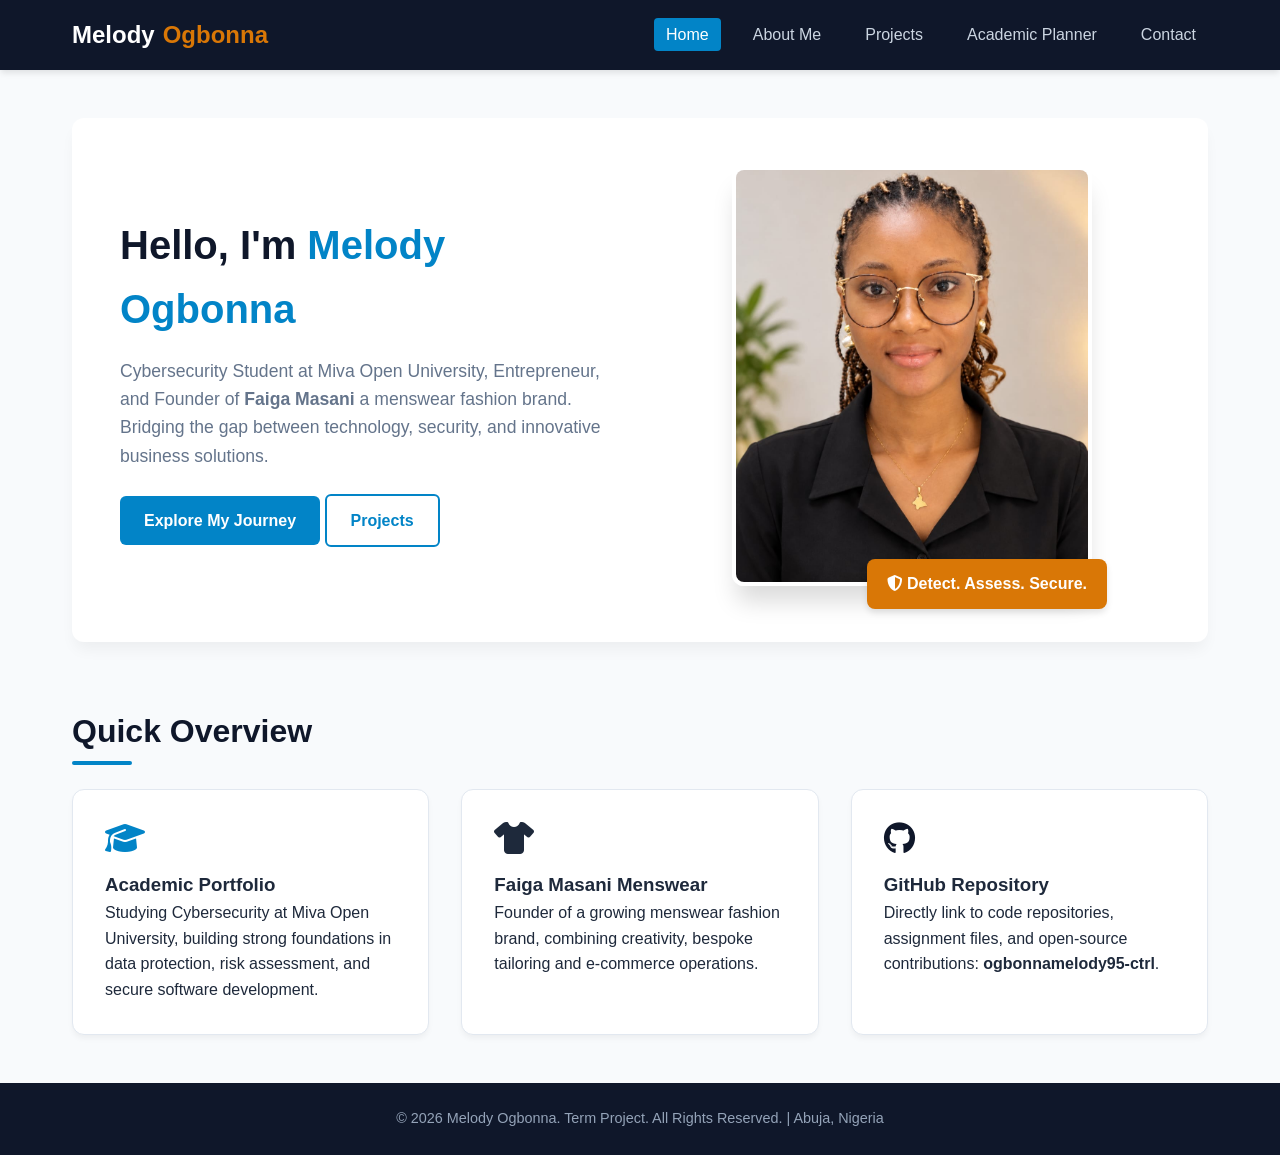
<file: index.html>
<!DOCTYPE html>
<html lang="en">
<head>
    <meta charset="UTF-8">
    <meta name="viewport" content="width=device-width, initial-scale=1.0">
    <title>Melody Ogbonna | MY Student Portfolio </title>
    <link rel="stylesheet" href="assets/css/style.css">
    <link rel="stylesheet" href="https://cdnjs.cloudflare.com/ajax/libs/font-awesome/6.4.0/css/all.min.css">
</head>
<body>
    <header> 
        <div class="nav-container">
            <a href="index.html" class="logo">Melody <span>Ogbonna</span></a>
            <div class="hamburger" id="hamburger">
                <i class="fas fa-bars"></i>
            </div>
            <ul class="nav-links" id="navLinks">
                <li><a href="index.html" class="active">Home</a></li>
                <li><a href="about.html">About Me</a></li>
                <li><a href="projects.html">Projects </a></li>
                <li><a href="planner.html">Academic Planner</a></li>
                <li><a href="contact.html">Contact</a></li>
            </ul>
        </div>
    </header>

    <main>
        <section class="hero">
            <div class="hero-content">
                <h1>Hello, I'm <span>Melody Ogbonna</span></h1>
                <p>Cybersecurity Student at Miva Open University, Entrepreneur, and Founder of <strong>Faiga Masani</strong> a menswear fashion brand. Bridging the gap between technology, security, and innovative business solutions.</p>
                <div>
                    <a href="about.html" class="btn">Explore My Journey</a>
                    <a href="projects.html" class="btn btn-outline">Projects</a>
                </div>
            </div>
            <div class="profile-img-container">
                <img src="assets/images/profile.jpg" alt="Melody Ogbonna" class="profile-img">
                <div class="badge"><i class="fas fa-shield-alt"></i> Detect. Assess. Secure.</div>
            </div>
        </section>

        <section style="margin-top: 4rem;">
            <h2 class="section-title">Quick Overview</h2>
            <div class="grid-3">
                <div class="card">
                    <i class="fas fa-graduation-cap fa-2x" style="color: var(--accent); margin-bottom: 1rem;"></i>
                    <h3>Academic Portfolio</h3>
                    <p>Studying Cybersecurity at Miva Open University, building strong foundations in data protection, risk assessment, and secure software development.</p>
                </div>
                <div class="card">
                    <i class="fas fa-tshirt fa-2x" style="color: var(--gold); margin-bottom: 1rem;"></i>
                    <h3>Faiga Masani Menswear</h3>
                    <p>Founder of a growing menswear fashion brand, combining creativity, bespoke tailoring and e-commerce operations.</p>
                </div>
                <div class="card">
                    <i class="fab fa-github fa-2x" style="color: var(--primary); margin-bottom: 1rem;"></i>
                    <h3>GitHub Repository</h3>
                    <p>Directly link to code repositories, assignment files, and open-source contributions: <strong>ogbonnamelody95-ctrl</strong>.</p>
                </div>
            </div>
        </section>
    </main>

    <footer>
        <p>&copy; 2026 Melody Ogbonna. Term Project. All Rights Reserved. | Abuja, Nigeria</p>
    </footer>

    <script src="assets/js/script.js"></script>
</body>
</html>
</file>
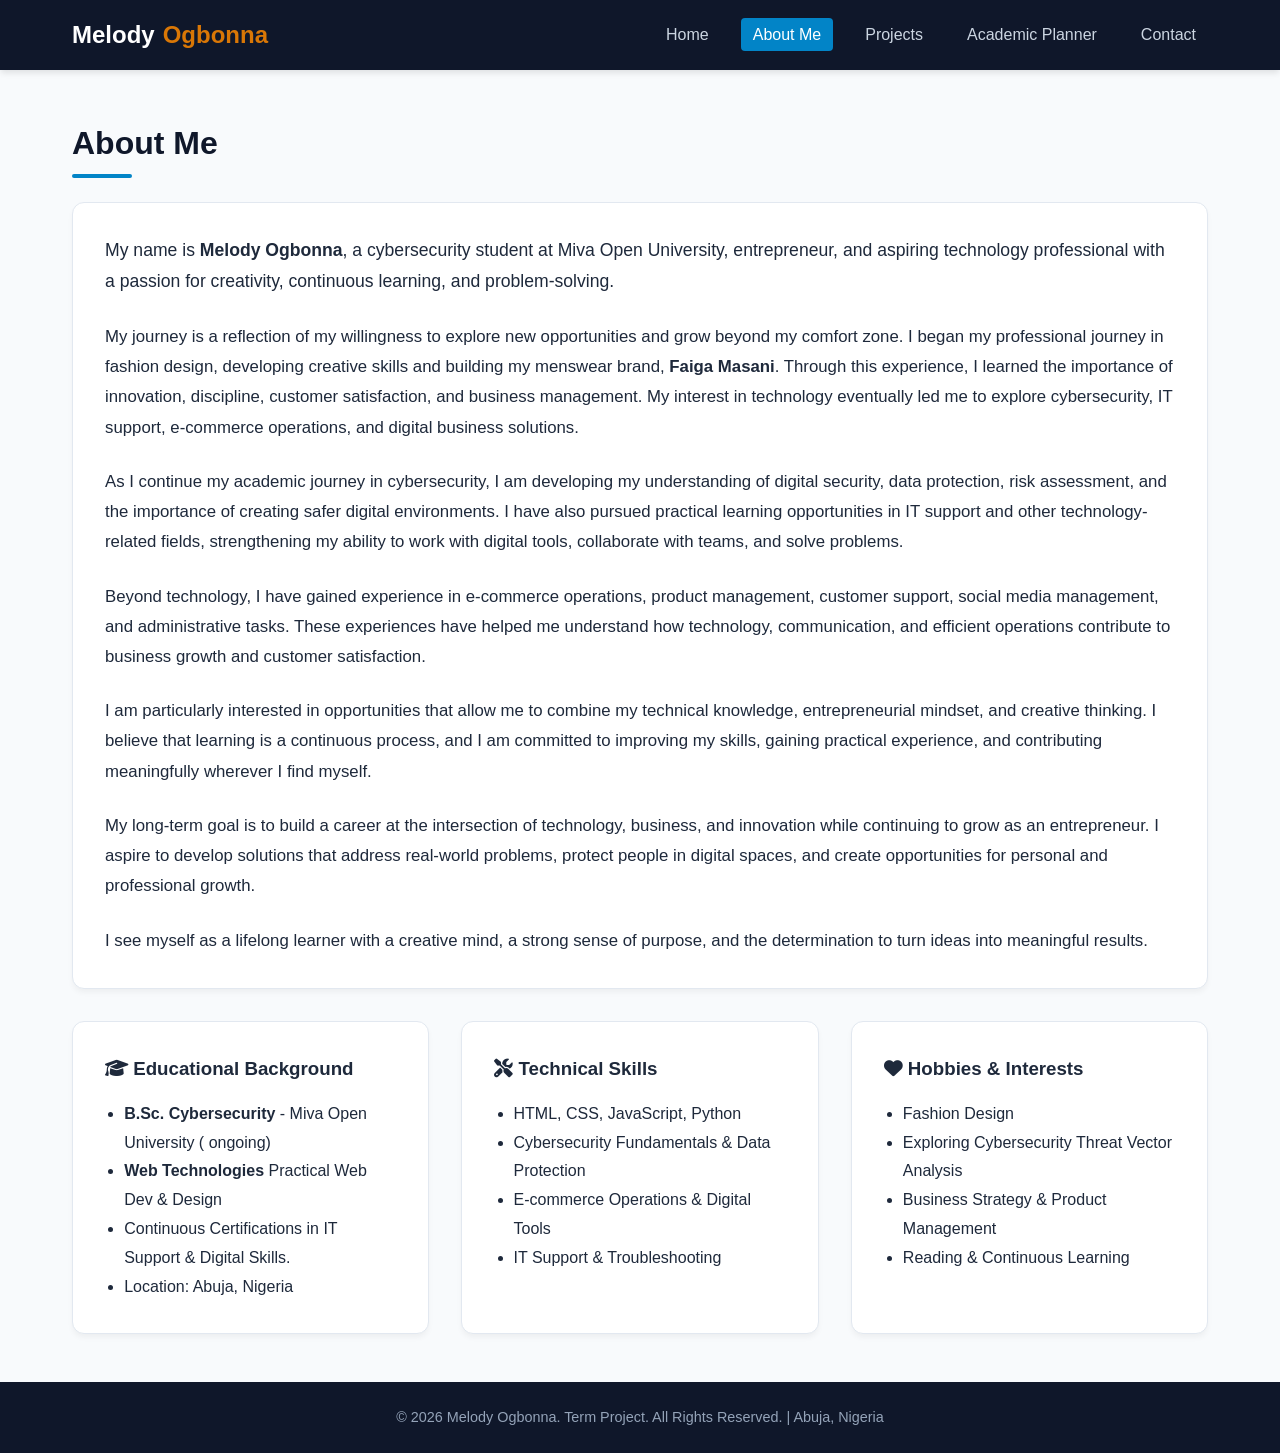
<file: about.html>
<!DOCTYPE html>
<html lang="en">
<head>
    <meta charset="UTF-8">
    <meta name="viewport" content="width=device-width, initial-scale=1.0">
    <title>About Me | Melody Ogbonna</title>
    <link rel="stylesheet" href="assets/css/style.css">
    <link rel="stylesheet" href="https://cdnjs.cloudflare.com/ajax/libs/font-awesome/6.4.0/css/all.min.css">
</head>
<body>
    <header>
        <div class="nav-container">
            <a href="index.html" class="logo">Melody <span>Ogbonna</span></a>
            <div class="hamburger" id="hamburger">
                <i class="fas fa-bars"></i>
            </div>
            <ul class="nav-links" id="navLinks">
                <li><a href="index.html">Home</a></li>
                <li><a href="about.html" class="active">About Me</a></li>
                <li><a href="projects.html">Projects </a></li>
                <li><a href="planner.html">Academic Planner</a></li>
                <li><a href="contact.html">Contact</a></li>
            </ul>
        </div>
    </header>

    <main>
        <h2 class="section-title">About Me</h2>
        
        <div class="card" style="margin-bottom: 2rem;">
            <p style="font-size: 1.1rem; line-height: 1.8; margin-bottom: 1.5rem;">
                My name is <strong>Melody Ogbonna</strong>, a cybersecurity student at Miva Open University, entrepreneur, and aspiring technology professional with a passion for creativity, continuous learning, and problem-solving.
            </p>
            <p style="font-size: 1.05rem; line-height: 1.8; margin-bottom: 1.5rem;">
                My journey is a reflection of my willingness to explore new opportunities and grow beyond my comfort zone. I began my professional journey in fashion design, developing creative skills and building my menswear brand, <strong>Faiga Masani</strong>. Through this experience, I learned the importance of innovation, discipline, customer satisfaction, and business management. My interest in technology eventually led me to explore cybersecurity, IT support, e-commerce operations, and digital business solutions.
            </p>
            <p style="font-size: 1.05rem; line-height: 1.8; margin-bottom: 1.5rem;">
                As I continue my academic journey in cybersecurity, I am developing my understanding of digital security, data protection, risk assessment, and the importance of creating safer digital environments. I have also pursued practical learning opportunities in IT support and other technology-related fields, strengthening my ability to work with digital tools, collaborate with teams, and solve problems.
            </p>
            <p style="font-size: 1.05rem; line-height: 1.8; margin-bottom: 1.5rem;">
                Beyond technology, I have gained experience in e-commerce operations, product management, customer support, social media management, and administrative tasks. These experiences have helped me understand how technology, communication, and efficient operations contribute to business growth and customer satisfaction.
            </p>
            <p style="font-size: 1.05rem; line-height: 1.8; margin-bottom: 1.5rem;">
                I am particularly interested in opportunities that allow me to combine my technical knowledge, entrepreneurial mindset, and creative thinking. I believe that learning is a continuous process, and I am committed to improving my skills, gaining practical experience, and contributing meaningfully wherever I find myself.
            </p>
            <p style="font-size: 1.05rem; line-height: 1.8; margin-bottom: 1.5rem;">
                My long-term goal is to build a career at the intersection of technology, business, and innovation while continuing to grow as an entrepreneur. I aspire to develop solutions that address real-world problems, protect people in digital spaces, and create opportunities for personal and professional growth.
            </p>
            <p style="font-size: 1.05rem; line-height: 1.8;">
                I see myself as a lifelong learner with a creative mind, a strong sense of purpose, and the determination to turn ideas into meaningful results.
            </p>
        </div>

        <div class="grid-3">
            <div class="card">
                <h3><i class="fas fa-graduation-cap"></i> Educational Background</h3>
                <ul style="margin-top: 1rem; padding-left: 1.2rem; line-height: 1.8;">
                    <li><strong>B.Sc. Cybersecurity</strong> - Miva Open University ( ongoing)</li>
                    <li><strong>Web Technologies</strong> Practical Web Dev & Design </li>
                    <li>Continuous Certifications in IT Support & Digital Skills.</li>
                    <li>Location: Abuja, Nigeria</li>
                </ul>
            </div>
            <div class="card">
                <h3><i class="fas fa-tools"></i> Technical Skills</h3>
                <ul style="margin-top: 1rem; padding-left: 1.2rem; line-height: 1.8;">
                    <li>HTML, CSS, JavaScript, Python</li>
                    <li>Cybersecurity Fundamentals & Data Protection</li>
                    <li>E-commerce Operations & Digital Tools</li>
                    <li>IT Support & Troubleshooting</li>
                    </li>
                </ul>
            </div>
            <div class="card">
                <h3><i class="fas fa-heart"></i> Hobbies & Interests</h3>
                <ul style="margin-top: 1rem; padding-left: 1.2rem; line-height: 1.8;">
                    <li>Fashion Design</li>
                    <li>Exploring Cybersecurity Threat Vector Analysis</li>
                    <li>Business Strategy & Product Management</li>
                    <li>Reading & Continuous Learning</li>
                </ul>
            </div>
        </div>
    </main>

    <footer>
        <p>&copy; 2026 Melody Ogbonna. Term Project. All Rights Reserved. | Abuja, Nigeria</p>
    </footer>

    <script src="assets/js/script.js"></script>
</body>
</html>
</file>
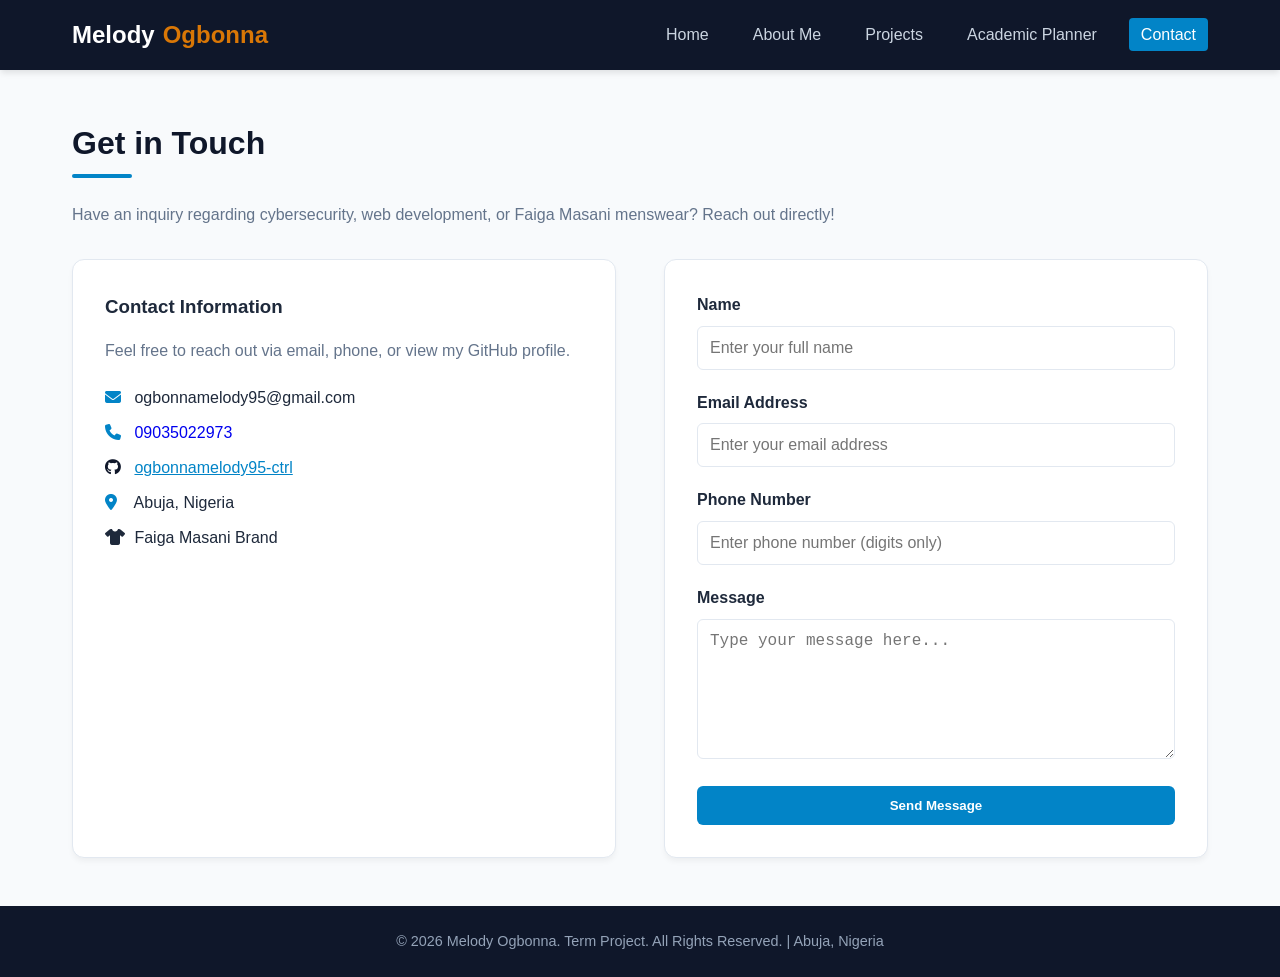
<file: contact.html>
<!DOCTYPE html>
<html lang="en">
<head>
    <meta charset="UTF-8">
    <meta name="viewport" content="width=device-width, initial-scale=1.0">
    <title>Contact | Melody Ogbonna</title>
    <link rel="stylesheet" href="assets/css/style.css">
    <link rel="stylesheet" href="https://cdnjs.cloudflare.com/ajax/libs/font-awesome/6.4.0/css/all.min.css">
</head>
<body>
    <header>
        <div class="nav-container">
            <a href="index.html" class="logo">Melody <span>Ogbonna</span></a>
            <div class="hamburger" id="hamburger">
                <i class="fas fa-bars"></i>
            </div>
            <ul class="nav-links" id="navLinks">
                <li><a href="index.html">Home</a></li>
                <li><a href="about.html">About Me</a></li>
                <li><a href="projects.html">Projects </a></li>
                <li><a href="planner.html">Academic Planner</a></li>
                <li><a href="contact.html" class="active">Contact</a></li>
            </ul>
        </div>
    </header>

    <main>
        <h2 class="section-title">Get in Touch</h2>
        <p style="color: var(--text-light); margin-bottom: 2rem;">Have an inquiry regarding cybersecurity, web development, or Faiga Masani menswear? Reach out directly!</p>

        <div class="contact-grid">
            <div class="card">
                <h3>Contact Information</h3>
                <p style="margin: 1rem 0; color: var(--text-light);">Feel free to reach out via email, phone, or view my GitHub profile.</p>
                <ul style="list-style: none; line-height: 2.2;">
                    <li><i class="fas fa-envelope" style="color: var(--accent); width: 25px;"></i>
                        <a href="mailto:ogbonnamelody95@gmail.com" style="color: var(--text-main); text-decoration: none;">ogbonnamelody95@gmail.com</a> </li>
                    <li><i class="fas fa-phone" style="color: var(--accent); width: 25px;"></i>
                        <a href="tel:09035022973" style="color: var(--text main); text-decoration: none;">09035022973</a> </li>
                    <li><i class="fab fa-github" style="color: var(--primary); width: 25px;"></i> <a href="https://github.com/ogbonnamelody95-ctrl" target="_blank" style="color: var(--accent);">ogbonnamelody95-ctrl</a></li>
                    <li><i class="fas fa-map-marker-alt" style="color: var(--accent); width: 25px;"></i> Abuja, Nigeria</li>
                    <li><i class="fas fa-tshirt" style="color: var(--gold); width: 25px;"></i> Faiga Masani Brand</li>
                </ul>
            </div>

            <div class="card">
                <div id="successBanner" class="success-banner"></div>
                <form id="contactForm" novalidate>
                    <div class="form-group">
                        <label for="name">Name</label>
                        <input type="text" id="name" placeholder="Enter your full name">
                        <div class="error-message">Name cannot be empty.</div>
                    </div>

                    <div class="form-group">
                        <label for="email">Email Address</label>
                        <input type="email" id="email" placeholder="Enter your email address">
                        <div class="error-message">Please enter a valid email address.</div>
                    </div>

                    <div class="form-group">
                        <label for="phone">Phone Number</label>
                        <input type="text" id="phone" placeholder="Enter phone number (digits only)">
                        <div class="error-message">Phone number must contain only digits.</div>
                    </div>

                    <div class="form-group">
                        <label for="message">Message</label>
                        <textarea id="message" placeholder="Type your message here..."></textarea>
                        <div class="error-message">Message cannot be empty.</div>
                    </div>

                    <button type="submit" class="btn" style="width: 100%;">Send Message</button>
                </form>
            </div>
        </div>
    </main>

    <footer>
        <p>&copy; 2026 Melody Ogbonna. Term Project. All Rights Reserved. | Abuja, Nigeria</p>
    </footer>

    <script src="assets/js/script.js"></script>
</body>
</html>
</file>
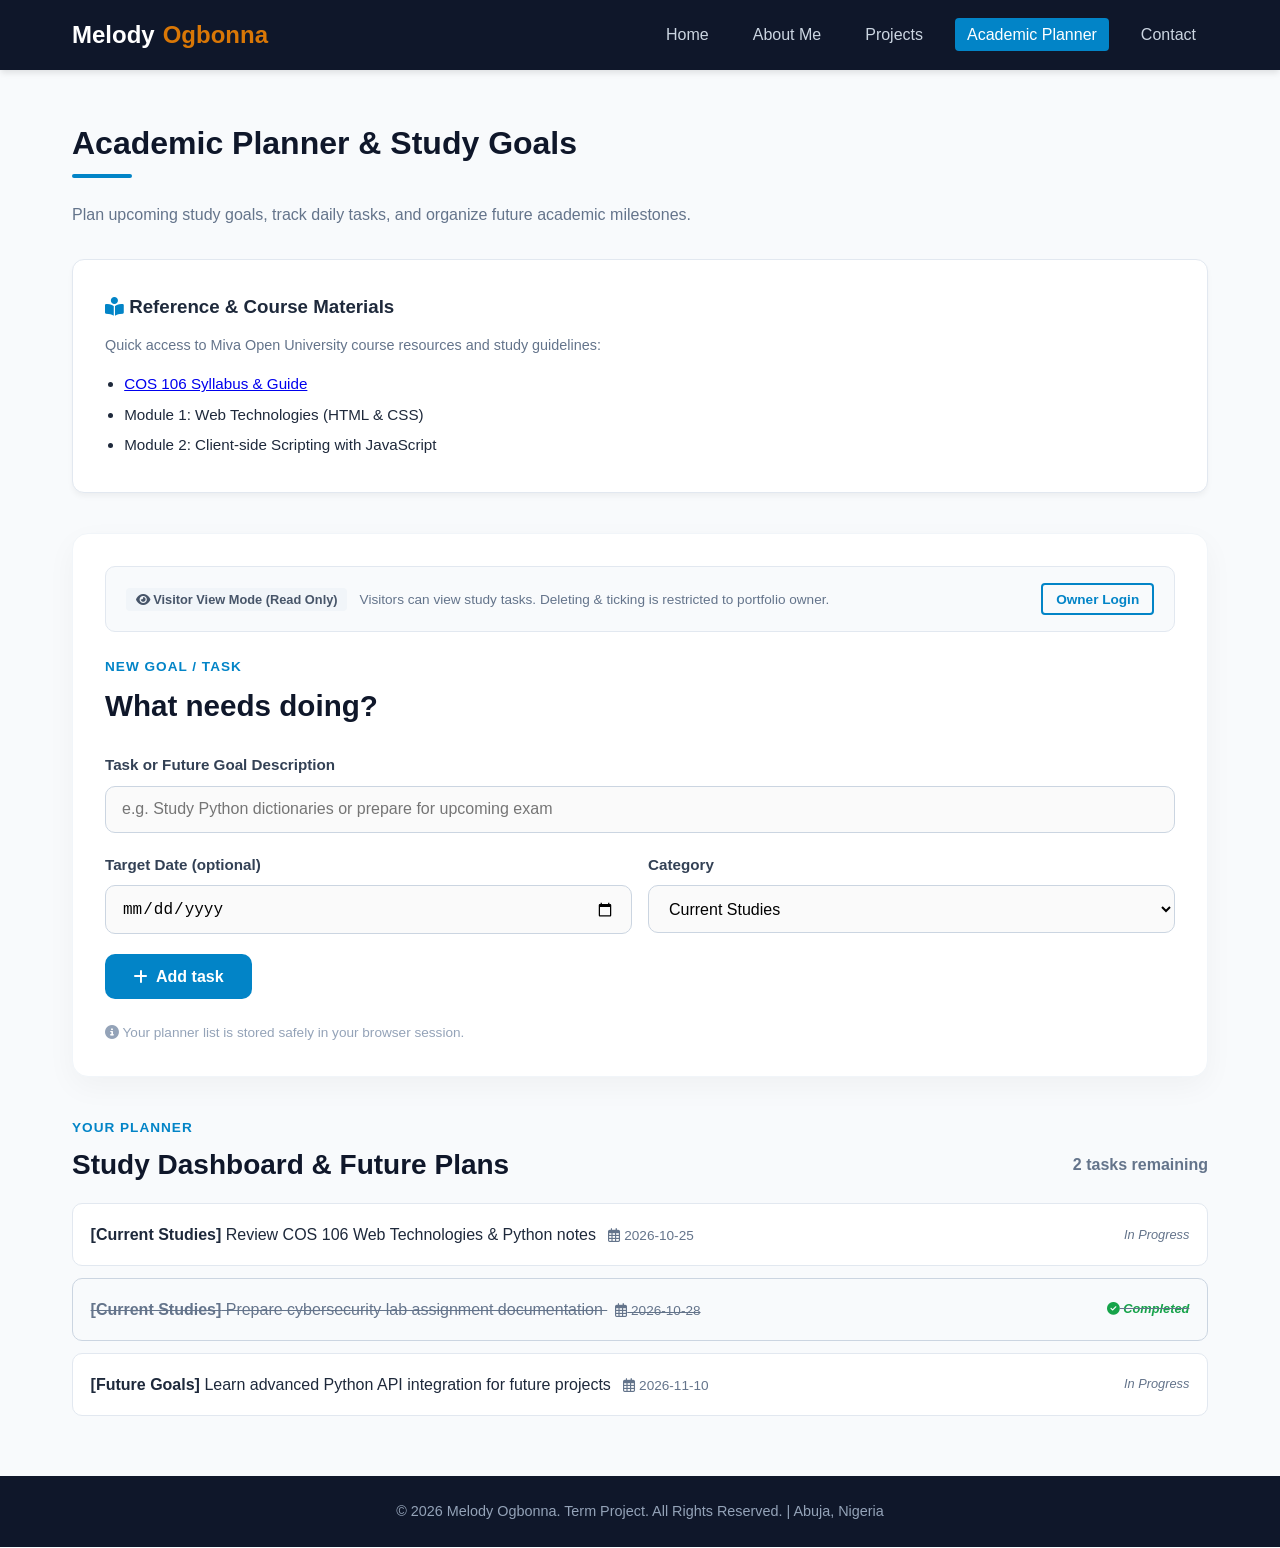
<file: planner.html>
<!DOCTYPE html>
<html lang="en">
<head>
    <meta charset="UTF-8">
    <meta name="viewport" content="width=device-width, initial-scale=1.0">
    <title>Academic Planner & Materials | Melody Ogbonna</title>
    <link rel="stylesheet" href="assets/css/style.css">
    <link rel="stylesheet" href="https://cdnjs.cloudflare.com/ajax/libs/font-awesome/6.4.0/css/all.min.css">
</head>
<body>
    <header>
        <div class="nav-container">
            <a href="index.html" class="logo">Melody <span>Ogbonna</span></a>
            <div class="hamburger" id="hamburger">
                <i class="fas fa-bars"></i>
            </div>
            <ul class="nav-links" id="navLinks">
                <li><a href="index.html">Home</a></li>
                <li><a href="about.html">About Me</a></li>
                <li><a href="projects.html">Projects </a></li>
                <li><a href="planner.html" class="active">Academic Planner</a></li>
                <li><a href="contact.html">Contact</a></li>
            </ul>
        </div>
    </header>

    <main>
        <h2 class="section-title">Academic Planner & Study Goals</h2>
        <p style="color: var(--text-light); margin-bottom: 2rem;">Plan upcoming study goals, track daily tasks, and organize future academic milestones.</p>

        <!-- Course Materials Reference Card -->
        <div class="card" style="margin-bottom: 2.5rem;">
            <h3><i class="fas fa-book-reader" style="color: var(--accent);"></i> Reference & Course Materials</h3>
            <p style="color: var(--text-light); margin: 0.75rem 0; font-size: 0.9rem;">Quick access to Miva Open University course resources and study guidelines:</p>
            <ul style="padding-left: 1.2rem; line-height: 2; font-size: 0.95rem;">
                <li><a href="course_materials/COS106_Course_Syllabus_and_Guide.txt" target="_blank">COS 106 Syllabus & Guide</a></li>
                <li>Module 1: Web Technologies (HTML & CSS)</li>
                <li>Module 2: Client-side Scripting with JavaScript</li>
            </ul>
        </div>

        <!-- Task Management Card -->
        <div class="task-box-container">
            <div class="visitor-banner">
                <div>
                    <span id="modeBadge" class="visitor-badge"><i class="fas fa-eye"></i> Visitor View Mode (Read Only)</span>
                    <span style="font-size: 0.85rem; color: var(--text-light); margin-left: 0.5rem;">Visitors can view study tasks. Deleting & ticking is restricted to portfolio owner.</span>
                </div>
                <button id="adminToggleBtn" class="btn btn-outline btn-sm">Owner Login</button>
            </div>

            <div class="task-box-sub">NEW GOAL / TASK</div>
            <div class="task-box-title">What needs doing?</div>

            <form id="taskForm">
                <div class="task-field-group">
                    <label for="taskInput">Task or Future Goal Description</label>
                    <input type="text" id="taskInput" class="task-input-styled" placeholder="e.g. Study Python dictionaries or prepare for upcoming exam">
                </div>

                <div class="grid-3" style="gap: 1rem; margin-top:0; margin-bottom: 1.25rem;">
                    <div class="task-field-group" style="margin-bottom:0;">
                        <label for="taskDueDate">Target Date (optional)</label>
                        <input type="date" id="taskDueDate" class="task-input-styled">
                    </div>
                    <div class="task-field-group" style="margin-bottom:0;">
                        <label for="taskCategory">Category</label>
                        <select id="taskCategory" class="task-input-styled">
                            <option value="Current Studies">Current Studies</option>
                            <option value="Future Goals">Future Goals</option>
                            <option value="Projects">Projects</option>
                        </select>
                    </div>
                </div>

                <button type="submit" class="task-btn-styled"><i class="fas fa-plus"></i> Add task</button>
            </form>

            <p class="task-note-text"><i class="fas fa-info-circle"></i> Your planner list is stored safely in your browser session.</p>
        </div>

        <!-- Task List Display Section -->
        <div>
            <div class="task-box-sub">YOUR PLANNER</div>
            <div style="display: flex; justify-content: space-between; align-items: center; margin-bottom: 1rem;">
                <h3 style="font-size: 1.75rem; color: var(--primary); font-weight: 800;">Study Dashboard & Future Plans</h3>
                <span id="taskCount" style="font-weight: 700; color: var(--text-light);">0 tasks remaining</span>
            </div>

            <ul id="taskList" class="task-list">
                <!-- Populated dynamically via JS -->
            </ul>
        </div>
    </main>

    <!-- Admin Passcode Modal -->
    <div id="adminModal" class="modal-overlay">
        <div class="modal-card">
            <h3 style="margin-bottom: 0.5rem; color: var(--primary);"><i class="fas fa-lock" style="color: var(--gold);"></i> Owner Access Login</h3>
            <p style="font-size: 0.9rem; color: var(--text-light); margin-bottom: 1.25rem;">Enter owner key to enable task addition, ticking completion, and deletion controls.</p>
            <input type="password" id="adminPassInput" class="task-input-styled" placeholder="Enter owner passcode" style="margin-bottom: 1rem;">
            <div style="display: flex; justify-content: flex-end; gap: 0.5rem;">
                <button id="closeModalBtn" class="btn btn-outline btn-sm">Cancel</button>
                <button id="submitPassBtn" class="btn btn-gold btn-sm">Unlock Controls</button>
            </div>
        </div>
    </div>
    <footer>
        <p>&copy; 2026 Melody Ogbonna. Term Project. All Rights Reserved. | Abuja, Nigeria</p>
    </footer>

    <script src="assets/js/script.js"></script>
</body>
</html>
</file>
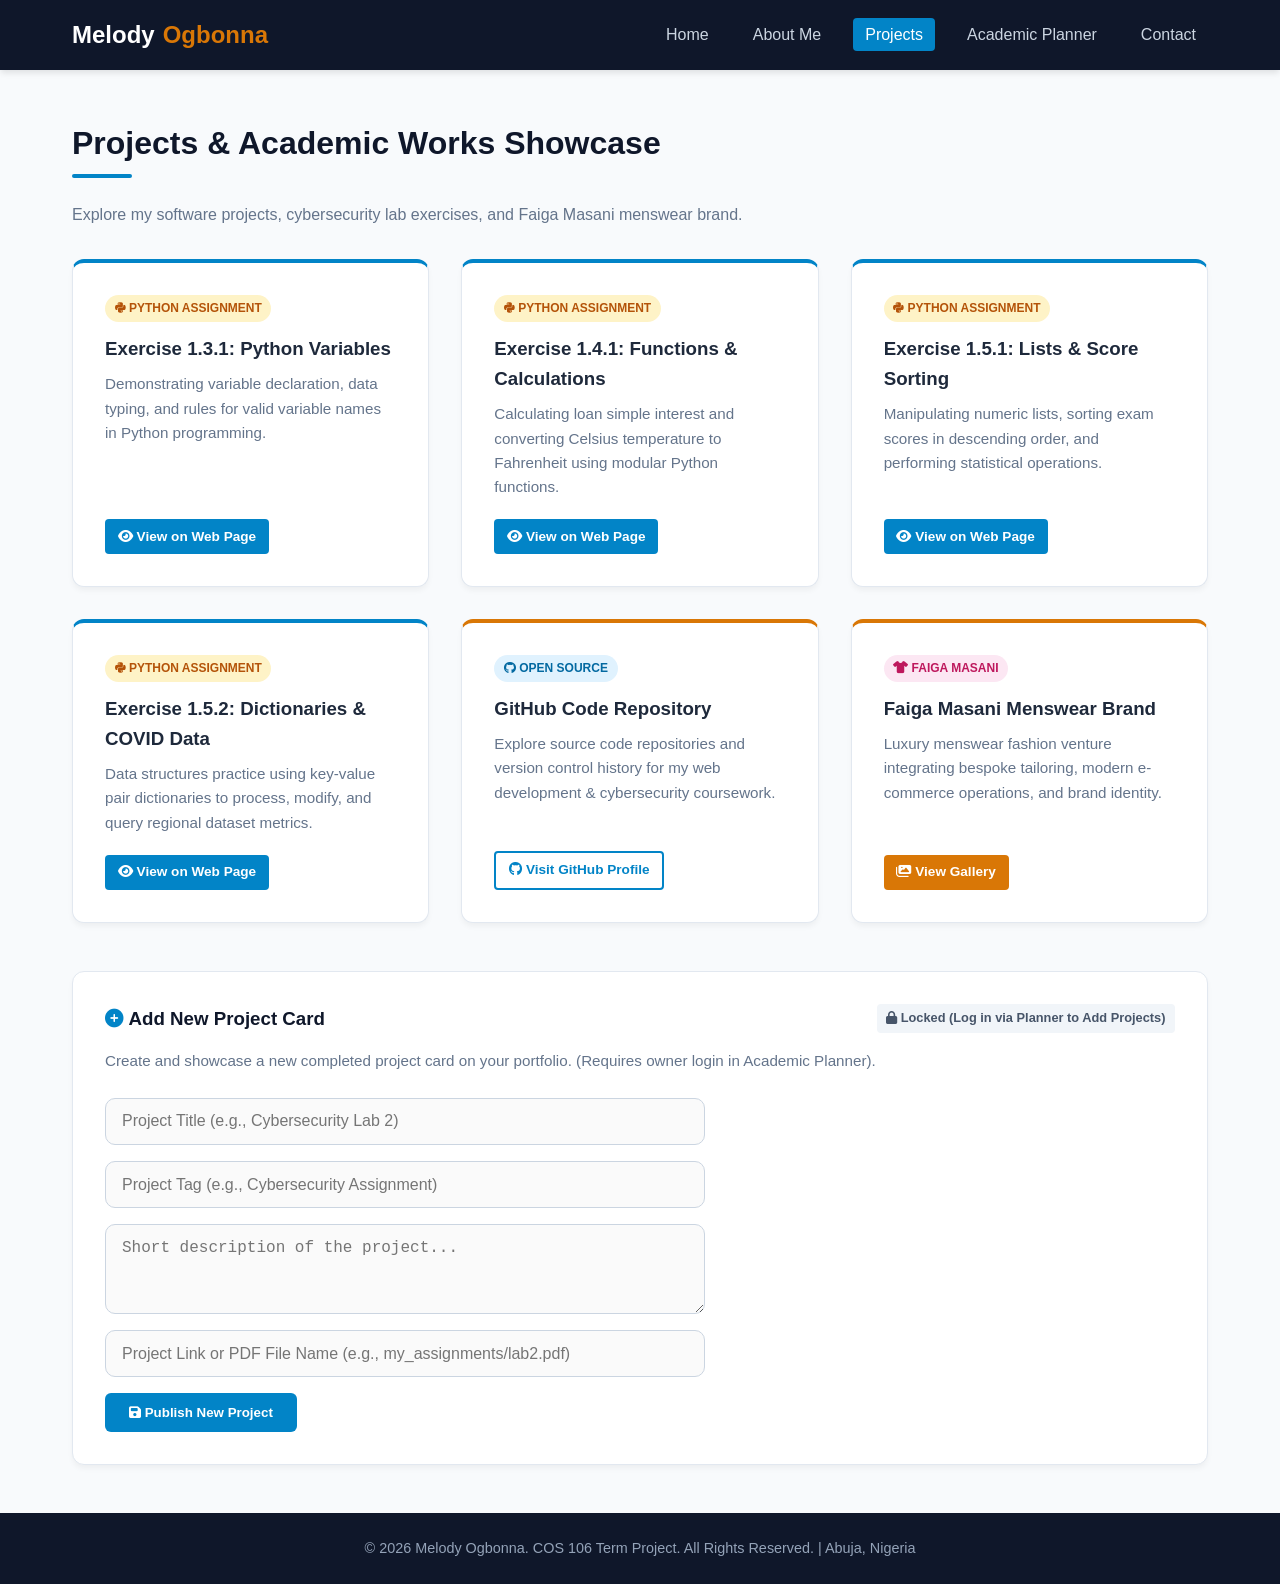
<file: projects.html>
<!DOCTYPE html>
<html lang="en">
<head>
    <meta charset="UTF-8">
    <meta name="viewport" content="width=device-width, initial-scale=1.0">
    <title>Projects | Melody Ogbonna</title>
    <link rel="stylesheet" href="assets/css/style.css">
    <link rel="stylesheet" href="https://cdnjs.cloudflare.com/ajax/libs/font-awesome/6.4.0/css/all.min.css">
</head>
<body>
    <header>
        <div class="nav-container">
            <a href="index.html" class="logo">Melody <span>Ogbonna</span></a>
            <div class="hamburger" id="hamburger">
                <i class="fas fa-bars"></i>
            </div>
            <ul class="nav-links" id="navLinks">
                <li><a href="index.html">Home</a></li>
                <li><a href="about.html">About Me</a></li>
                <li><a href="projects.html" class="active">Projects</a></li>
                <li><a href="planner.html">Academic Planner</a></li>
                <li><a href="contact.html">Contact</a></li>
            </ul>
        </div>
        </header>

        <main>
        <h2 class="section-title">Projects & Academic Works Showcase</h2>
        <p style="color: var(--text-light); margin-bottom: 2rem;">Explore my software projects, cybersecurity lab exercises, and Faiga Masani menswear brand.</p>

        <!-- Organized Default Project Cards -->
        <div id="projectGrid" class="grid-3">
            <!-- Project 1: Exercise 1.3.1 -->
            <div class="card project-card">
                <span class="project-tag python-tag"><i class="fab fa-python"></i> Python Assignment</span>
                <h3>Exercise 1.3.1: Python Variables</h3>
                <p style="color: var(--text-light); font-size: 0.95rem; margin-top: 0.5rem;">Demonstrating variable declaration, data typing, and rules for valid variable names in Python programming.</p>
                <div class="project-actions">
                    <a href="view_assignment.html?file=Exercise%201.3.1.ipynb%20-%20Colab%20done.pdf&name=Exercise%201.3.1%20-%20Python%20Variables" class="btn btn-sm"><i class="fas fa-eye"></i> View on Web Page</a>
                </div>
            </div>

            <!-- Project 2: Exercise 1.4.1 -->
            <div class="card project-card">
                <span class="project-tag python-tag"><i class="fab fa-python"></i> Python Assignment</span>
                <h3>Exercise 1.4.1: Functions & Calculations</h3>
                <p style="color: var(--text-light); font-size: 0.95rem; margin-top: 0.5rem;">Calculating loan simple interest and converting Celsius temperature to Fahrenheit using modular Python functions.</p>
                <div class="project-actions">
                    <a href="view_assignment.html?file=Exercise%201.4.1.ipynb%20-%20Colab%20done.pdf&name=Exercise%201.4.1%20-%20Functions%20%26%20Calculations" class="btn btn-sm"><i class="fas fa-eye"></i> View on Web Page</a>
                </div>
            </div>

            <!-- Project 3: Exercise 1.5.1 -->
            <div class="card project-card">
                <span class="project-tag python-tag"><i class="fab fa-python"></i> Python Assignment</span>
                <h3>Exercise 1.5.1: Lists & Score Sorting</h3>
                <p style="color: var(--text-light); font-size: 0.95rem; margin-top: 0.5rem;">Manipulating numeric lists, sorting exam scores in descending order, and performing statistical operations.</p>
                <div class="project-actions">
                    <a href="view_assignment.html?file=Exercise%201.5.1.ipynb%20-%20Colab%20done.pdf&name=Exercise%201.5.1%20-%20Lists%20%26%20Score%20Sorting" class="btn btn-sm"><i class="fas fa-eye"></i> View on Web Page</a>
                </div>
            </div>

            <!-- Project 4: Exercise 1.5.2 -->
            <div class="card project-card">
                <span class="project-tag python-tag"><i class="fab fa-python"></i> Python Assignment</span>
                <h3>Exercise 1.5.2: Dictionaries & COVID Data</h3>
                <p style="color: var(--text-light); font-size: 0.95rem; margin-top: 0.5rem;">Data structures practice using key-value pair dictionaries to process, modify, and query regional dataset metrics.</p>
                <div class="project-actions">
                    <a href="view_assignment.html?file=Exercise%201.5.2.ipynb%20-%20Colab%20done.pdf&name=Exercise%201.5.2%20-%20Dictionaries%20%26%20COVID%20Data" class="btn btn-sm"><i class="fas fa-eye"></i> View on Web Page</a>
                </div>
            </div>

            <!-- Project 5: GitHub Repo -->
            <div class="card project-card gold-top">
                <span class="project-tag"><i class="fab fa-github"></i> Open Source</span>
                <h3>GitHub Code Repository</h3>
                <p style="color: var(--text-light); font-size: 0.95rem; margin-top: 0.5rem;">Explore source code repositories and version control history for my web development & cybersecurity coursework.</p>
                <div class="project-actions">
                    <a href="https://github.com/ogbonnamelody95-ctrl" target="_blank" class="btn btn-sm btn-outline"><i class="fab fa-github"></i> Visit GitHub Profile</a>
                </div>
            </div>

            <!-- Project 6: Faiga Masani Menswear Brand -->
            <div class="card project-card gold-top">
                <span class="project-tag" style="background: #fce7f3; color: #be185d;"><i class="fas fa-tshirt"></i> Faiga Masani</span>
                <h3>Faiga Masani Menswear Brand</h3>
                <p style="color: var(--text-light); font-size: 0.95rem; margin-top: 0.5rem;">Luxury menswear fashion venture integrating bespoke tailoring, modern e-commerce operations, and brand identity.</p>
                <div class="project-actions">
                    <a href="view_gallery.html" class="btn btn-sm" style="background-color: #d97706; color: white;"><i class="fas fa-images"></i> View Gallery</a>
                </div>
            </div>
        </div>

        <!-- Dynamically Added Custom Projects Container -->
        <div id="customProjectsGrid" class="grid-3" style="margin-top: 0;"></div>

        <!-- Project & Gallery Upload Room (Owner Controlled) -->
        <div class="card" style="margin-top: 3rem;">
            <div style="display: flex; justify-content: space-between; align-items: center; flex-wrap: wrap; gap: 1rem; margin-bottom: 1rem;">
                <h3 style="color: var(--primary);"><i class="fas fa-plus-circle" style="color: var(--accent);"></i> Add New Project Card</h3>
                <span id="projectAuthBadge" class="visitor-badge">Owner Access Required</span>
            </div>
            <p style="color: var(--text-light); margin-bottom: 1.5rem; font-size: 0.95rem;">Create and showcase a new completed project card on your portfolio. (Requires owner login in Academic Planner).</p>

            <form id="newProjectForm" style="max-width: 600px; display: flex; flex-direction: column; gap: 1rem;">
                <input type="text" id="newProjTitle" class="task-input-styled" placeholder="Project Title (e.g., Cybersecurity Lab 2)" required>
                <input type="text" id="newProjTag" class="task-input-styled" placeholder="Project Tag (e.g., Cybersecurity Assignment)" required>
                <textarea id="newProjDesc" class="task-input-styled" placeholder="Short description of the project..." style="height: 90px; resize: vertical;" required></textarea>
                <input type="text" id="newProjLink" class="task-input-styled" placeholder="Project Link or PDF File Name (e.g., my_assignments/lab2.pdf)" required>
                <button type="submit" class="btn" style="width: fit-content;"><i class="fas fa-save"></i> Publish New Project</button>
            </form>
        </div>
    </main>

    <footer>
        <p>&copy; 2026 Melody Ogbonna. COS 106 Term Project. All Rights Reserved. | Abuja, Nigeria</p>
    </footer>

    <script src="assets/js/script.js"></script>
    <script>
        document.addEventListener('DOMContentLoaded', () => {
            const form = document.getElementById('newProjectForm');
            const customGrid = document.getElementById('customProjectsGrid');
            const authBadge = document.getElementById('projectAuthBadge');
            const isAdmin = sessionStorage.getItem('melody_admin_active') === 'true';

            if (authBadge) {
                if (isAdmin) {
                    authBadge.className = 'admin-badge';
                    authBadge.innerHTML = '<i class="fas fa-user-shield"></i> Owner Access Active (Posting Enabled)';
                } else {
                    authBadge.className = 'visitor-badge';
                    authBadge.innerHTML = '<i class="fas fa-lock"></i> Locked (Log in via Planner to Add Projects)';
                }
            }

            function loadCustomProjects() {
                if (!customGrid) return;
                let customProjects = JSON.parse(localStorage.getItem('melody_custom_projects_v1')) || [];
                customGrid.innerHTML = '';

                customProjects.forEach((proj, index) => {
                    const card = document.createElement('div');
                    card.className = 'card project-card';
                    
                    let deleteProjBtn = '';
                    if (isAdmin) {
                        deleteProjBtn = `<button type="button" onclick="deleteCustomProject(${index})" class="delete-img-btn" style="position:static; margin-top:0.5rem; width:fit-content; background:var(--danger);">Delete Project</button>`;
                    }

                    card.innerHTML = `
                        <span class="project-tag"><i class="fas fa-certificate"></i> ${escapeHtml(proj.tag)}</span>
                        <h3>${escapeHtml(proj.title)}</h3>
                        <p style="color: var(--text-light); font-size: 0.95rem; margin-top: 0.5rem;">${escapeHtml(proj.description)}</p>
                        <div class="project-actions" style="display:flex; flex-direction:column; align-items:flex-start;">
                            <a href="${escapeHtml(proj.link)}" target="_blank" class="btn btn-sm"><i class="fas fa-external-link-alt"></i> View Project</a>
                            ${deleteProjBtn}
                        </div>
                    `;
                    customGrid.appendChild(card);
                });
            }

            if (form) {
                form.addEventListener('submit', (e) => {
                    e.preventDefault();
                    if (!isAdmin) {
                        alert('Restricted: You must log in as owner (`melody2026`) in your Academic Planner before adding new projects.');
                        return;
                    }

                    const title = document.getElementById('newProjTitle').value.trim();
                    const tag = document.getElementById('newProjTag').value.trim();
                    const description = document.getElementById('newProjDesc').value.trim();
                    const link = document.getElementById('newProjLink').value.trim();

                    if (!title || !description || !link) return;

                    let customProjects = JSON.parse(localStorage.getItem('melody_custom_projects_v1')) || [];
                    customProjects.push({ title, tag, description, link });
                    localStorage.setItem('melody_custom_projects_v1', JSON.stringify(customProjects));

                    form.reset();
                    loadCustomProjects();
                    alert('Success! Your new project has been published to your portfolio showcase.');
                });
            }

            window.deleteCustomProject = function(index) {
                if (!isAdmin) return;
                if (confirm('Are you sure you want to delete this custom project card?')) {
                    let customProjects = JSON.parse(localStorage.getItem('melody_custom_projects_v1')) || [];
                    customProjects.splice(index, 1);
                    localStorage.setItem('melody_custom_projects_v1', JSON.stringify(customProjects));
                    loadCustomProjects();
                }
            };

            function escapeHtml(str) {
                return (str || '').replace(/&/g, '&amp;').replace(/</g, '&lt;').replace(/>/g, '&gt;').replace(/"/g, '&quot;');
            }

            loadCustomProjects();
        });
    </script>
</body>
</html>
</file>
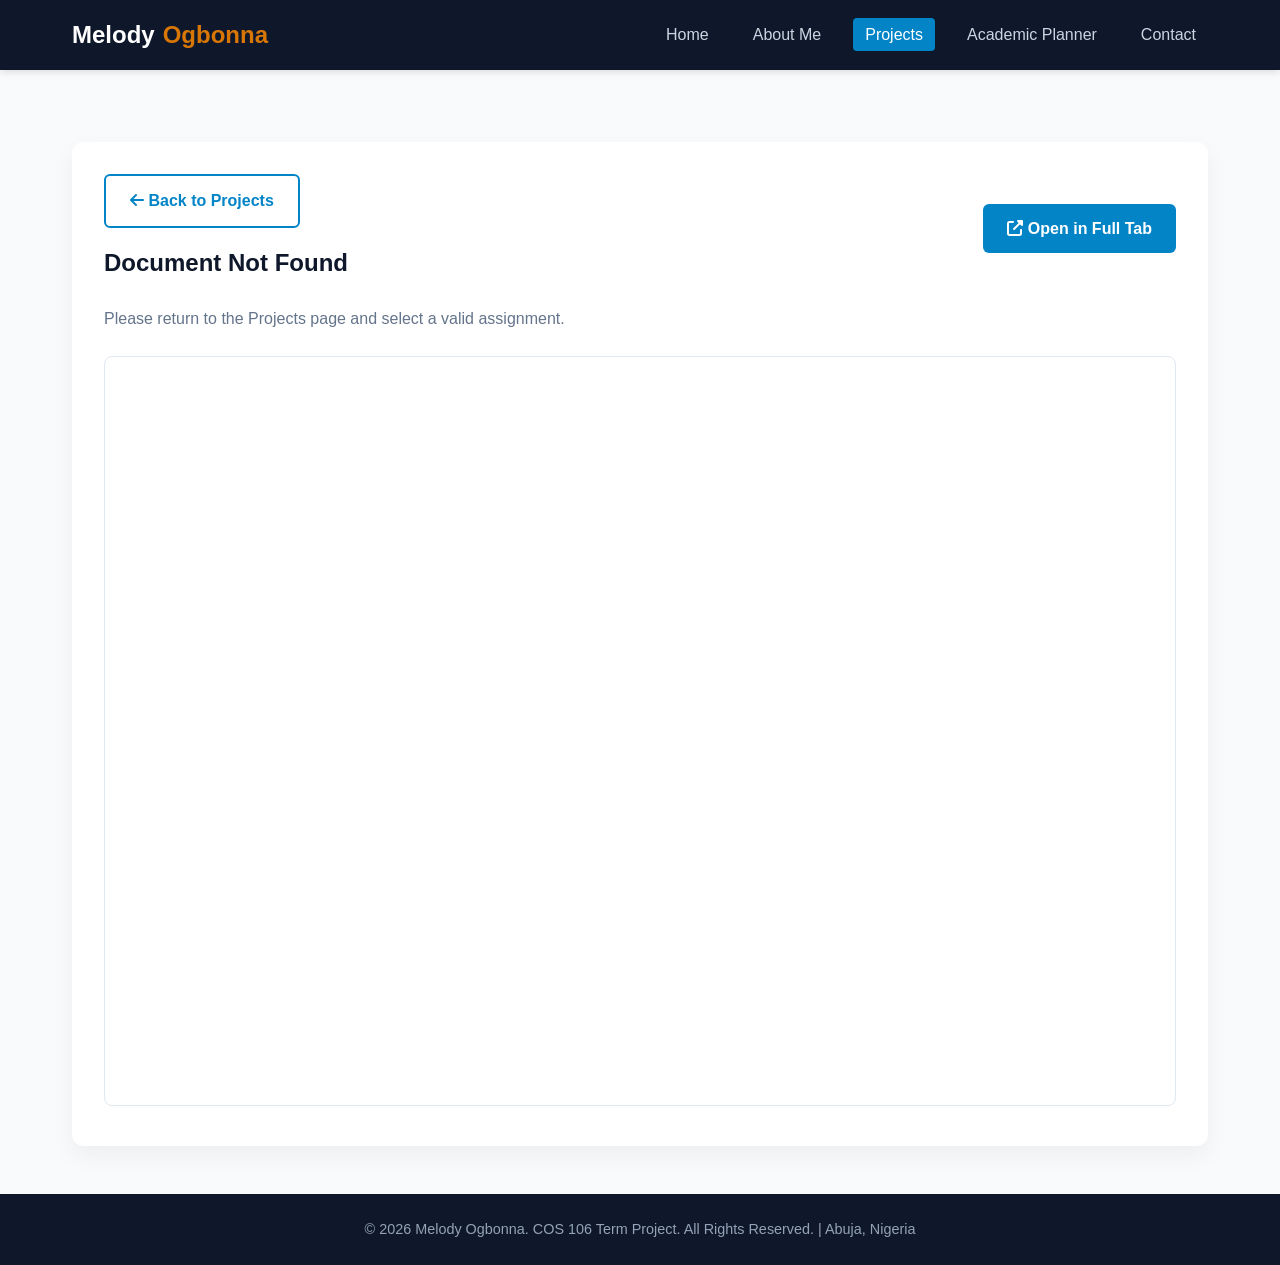
<file: view_assignment.html>
<!DOCTYPE html>
<html lang="en">
<head>
    <meta charset="UTF-8">
    <meta name="viewport" content="width=device-width, initial-scale=1.0">
    <title>Assignment Document Viewer | Melody Ogbonna</title>
    <link rel="stylesheet" href="assets/css/style.css">
    <link rel="stylesheet" href="https://cdnjs.cloudflare.com/ajax/libs/font-awesome/6.4.0/css/all.min.css">
    <style>
        .viewer-container {
            background: var(--card-bg);
            padding: 2rem;
            border-radius: 12px;
            box-shadow: 0 10px 25px rgba(0,0,0,0.05);
            margin-top: 1.5rem;
        }
        .viewer-header {
            display: flex;
            justify-content: space-between;
            align-items: center;
            margin-bottom: 1.5rem;
            flex-wrap: wrap;
            gap: 1rem;
        }
        .pdf-frame {
            width: 100%;
            height: 750px;
            border: 1px solid var(--border-color);
            border-radius: 8px;
        }
    </style>
</head>
<body>
    <header>
        <div class="nav-container">
            <a href="index.html" class="logo">Melody <span>Ogbonna</span></a>
            <div class="hamburger" id="hamburger">
                <i class="fas fa-bars"></i>
            </div>
            <ul class="nav-links" id="navLinks">
                <li><a href="index.html">Home</a></li>
                <li><a href="about.html">About Me</a></li>
                <li><a href="projects.html" class="active">Projects</a></li>
                <li><a href="planner.html">Academic Planner</a></li>
                <li><a href="contact.html">Contact</a></li>
            </ul>
        </div>
    </header>

    <main>
        <div class="viewer-container">
            <div class="viewer-header">
                <div>
                    <a href="projects.html" class="btn btn-outline" style="margin-bottom: 0.5rem;"><i class="fas fa-arrow-left"></i> Back to Projects</a>
                    <h2 id="docTitle" style="color: var(--primary); margin-top: 0.5rem;">Academic Document Viewer</h2>
                </div>
                <div>
                    <a id="openTabBtn" href="#" target="_blank" class="btn"><i class="fas fa-external-link-alt"></i> Open in Full Tab</a>
                </div>
            </div>
            <p id="docDesc" style="color: var(--text-light); margin-bottom: 1.5rem;">Previewing completed lab assignment directly on the webpage.</p>
            
            <iframe id="pdfIframe" src="" class="pdf-frame" title="Academic Document Viewer">
                <p>Your browser does not support inline PDF viewing. <a id="fallbackLink" href="#">Click here to open the document</a>.</p>
            </iframe>
        </div>
    </main>

    <footer>
        <p>&copy; 2026 Melody Ogbonna. COS 106 Term Project. All Rights Reserved. | Abuja, Nigeria</p>
    </footer>

    <script src="assets/js/script.js"></script>
    <script>
        document.addEventListener('DOMContentLoaded', () => {
            const params = new URLSearchParams(window.location.search);
            const file = params.get('file');
            const name = params.get('name') || 'Assignment Document';

            if (file) {
                const docPath = 'my_assignments/' + file;
                document.getElementById('docTitle').textContent = name;
                document.getElementById('pdfIframe').src = docPath;
                document.getElementById('openTabBtn').href = docPath;
                document.getElementById('fallbackLink').href = docPath;
            } else {
                document.getElementById('docTitle').textContent = "Document Not Found";
                document.getElementById('docDesc').textContent = "Please return to the Projects page and select a valid assignment.";
            }
        });
    </script>
</body>
</html>
</file>
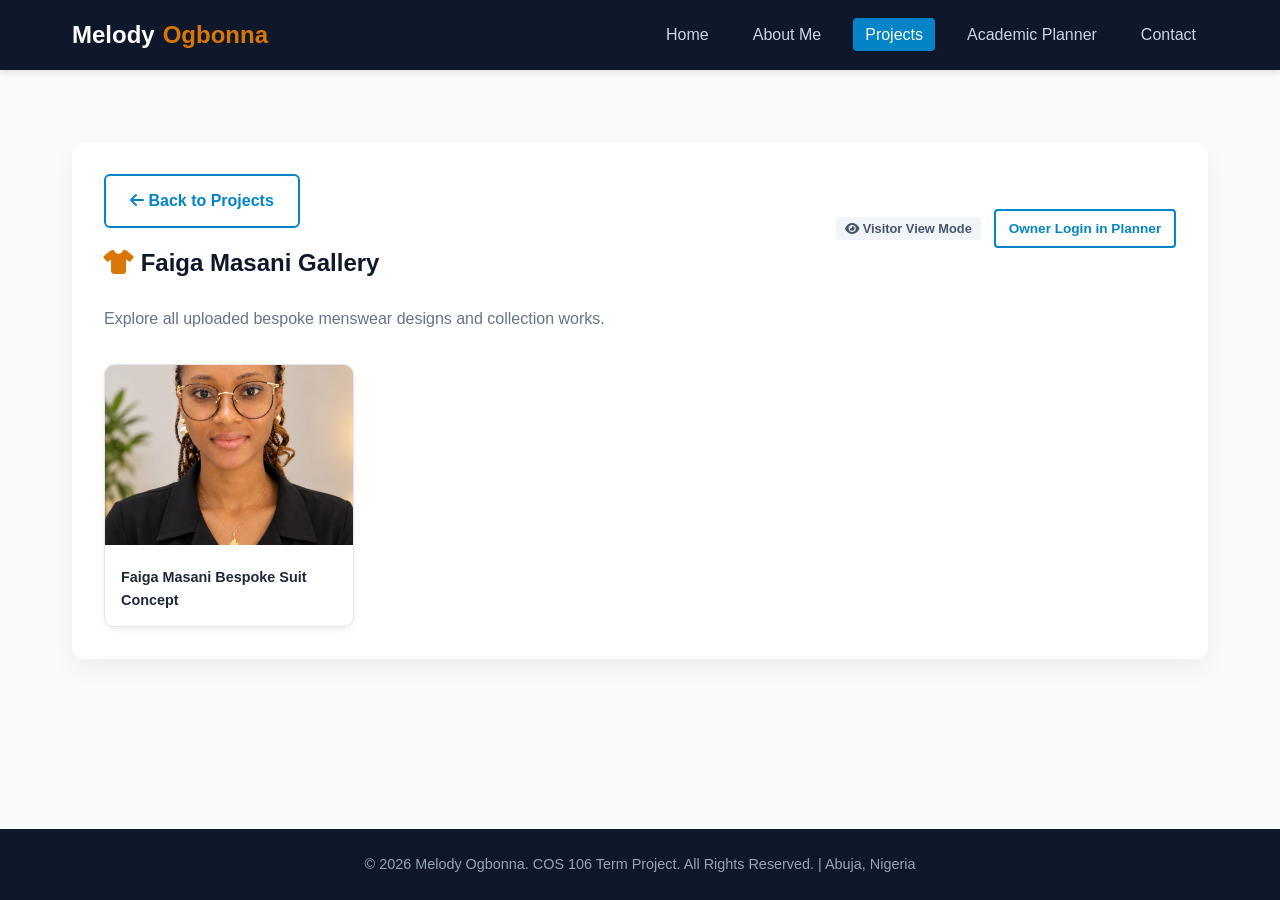
<file: view_gallery.html>
<!DOCTYPE html>
<html lang="en">
<head>
    <meta charset="UTF-8">
    <meta name="viewport" content="width=device-width, initial-scale=1.0">
    <title>Faiga Masani Gallery | Melody Ogbonna</title>
    <link rel="stylesheet" href="assets/css/style.css">
    <link rel="stylesheet" href="https://cdnjs.cloudflare.com/ajax/libs/font-awesome/6.4.0/css/all.min.css">
    <style>
        .gallery-container {
            background: var(--card-bg);
            padding: 2rem;
            border-radius: 12px;
            box-shadow: 0 10px 25px rgba(0,0,0,0.05);
            margin-top: 1.5rem;
        }
        .gallery-header {
            display: flex;
            justify-content: space-between;
            align-items: center;
            margin-bottom: 1.5rem;
            flex-wrap: wrap;
            gap: 1rem;
        }
        .gallery-item {
            position: relative;
        }
        .delete-img-btn {
            position: absolute;
            top: 10px;
            right: 10px;
            background: rgba(220, 38, 38, 0.9);
            color: white;
            border: none;
            padding: 0.4rem 0.65rem;
            border-radius: 6px;
            cursor: pointer;
            font-size: 0.85rem;
            font-weight: 600;
            transition: var(--transition);
            z-index: 10;
        }
        .delete-img-btn:hover {
            background: rgb(185, 28, 28);
            transform: scale(1.05);
        }
        .upload-room-box {
            background: #f8fafc;
            border: 2px dashed var(--border-color);
            padding: 1.5rem;
            border-radius: 10px;
            margin-bottom: 2rem;
            display: none; /* Shown only when owner is logged in */
        }
    </style>
</head>
<body>
    <header>
        <div class="nav-container">
            <a href="index.html" class="logo">Melody <span>Ogbonna</span></a>
            <div class="hamburger" id="hamburger">
                <i class="fas fa-bars"></i>
            </div>
            <ul class="nav-links" id="navLinks">
                <li><a href="index.html">Home</a></li>
                <li><a href="about.html">About Me</a></li>
                <li><a href="projects.html" class="active">Projects</a></li>
                <li><a href="planner.html">Academic Planner</a></li>
                <li><a href="contact.html">Contact</a></li>
            </ul>
        </div>
    </header>

    <main>
        <div class="gallery-container">
            <div class="gallery-header">
                <div>
                    <a href="projects.html" class="btn btn-outline" style="margin-bottom: 0.5rem;"><i class="fas fa-arrow-left"></i> Back to Projects</a>
                    <h2 style="color: var(--primary); margin-top: 0.5rem;"><i class="fas fa-tshirt" style="color: #d97706;"></i> Faiga Masani Gallery</h2>
                </div>
                <div>
                    <span id="galleryModeBadge" class="visitor-badge"><i class="fas fa-eye"></i> Visitor View Mode</span>
                    <a href="planner.html" class="btn btn-outline btn-sm" style="margin-left: 0.5rem;">Owner Login in Planner</a>
                </div>
            </div>
            <p style="color: var(--text-light); margin-bottom: 2rem;">Explore all uploaded bespoke menswear designs and collection works.</p>
            
            <!-- Owner Image Upload Room (Seamlessly Appears When Logged In) -->
            <div id="ownerUploadRoom" class="upload-room-box">
                <h4 style="color: var(--primary); margin-bottom: 0.75rem;"><i class="fas fa-cloud-upload-alt" style="color: var(--accent);"></i> Upload New Fashion Image</h4>
                <form id="galleryUploadForm" style="display: flex; flex-direction: column; gap: 1rem; max-width: 500px;">
                    <input type="text" id="galleryTitleInput" class="task-input-styled" placeholder="Enter Design Title (e.g., Faiga Masani Agbada)" required>
                    <input type="file" id="galleryFileInput" accept="image/*,.tif,.tiff" style="padding: 0.5rem;" required>
                    <button type="submit" class="btn" style="width: fit-content;"><i class="fas fa-plus-circle"></i> Add Work to Gallery</button>
                </form>
            </div>

            <!-- Gallery Grid -->
            <div id="fullGalleryGrid" class="gallery-grid">
                <!-- Populated dynamically via JS -->
            </div>
        </div>
    </main>

    <footer>
        <p>&copy; 2026 Melody Ogbonna. COS 106 Term Project. All Rights Reserved. | Abuja, Nigeria</p>
    </footer>

    <script src="assets/js/script.js"></script>
    <script>
        document.addEventListener('DOMContentLoaded', () => {
            const grid = document.getElementById('fullGalleryGrid');
            const badge = document.getElementById('galleryModeBadge');
            const uploadRoom = document.getElementById('ownerUploadRoom');
            const uploadForm = document.getElementById('galleryUploadForm');
            const isAdmin = sessionStorage.getItem('melody_admin_active') === 'true';

            if (badge) {
                if (isAdmin) {
                    badge.className = 'admin-badge';
                    badge.innerHTML = '<i class="fas fa-user-shield"></i> Owner Access (Upload & Delete Enabled)';
                    if (uploadRoom) uploadRoom.style.display = 'block';
                } else {
                    badge.className = 'visitor-badge';
                    badge.innerHTML = '<i class="fas fa-eye"></i> Visitor View Mode';
                    if (uploadRoom) uploadRoom.style.display = 'none';
                }
            }

            function loadGallery() {
                if (!grid) return;
                let works = JSON.parse(localStorage.getItem('melody_project_works_v6')) || [
                    { title: 'Faiga Masani Bespoke Suit Concept', src: 'assets/images/profile.jpg' }
                ];

                grid.innerHTML = '';
                if (works.length === 0) {
                    grid.innerHTML = '<p style="color: var(--text-light);">No gallery works uploaded yet.</p>';
                    return;
                }

                works.forEach((work, index) => {
                    const div = document.createElement('div');
                    div.className = 'gallery-item';
                    
                    let deleteBtnHTML = '';
                    if (isAdmin) {
                        deleteBtnHTML = `<button type="button" class="delete-img-btn" onclick="deleteGalleryImage(${index})" title="Remove Picture"><i class="fas fa-trash"></i> Delete</button>`;
                    }

                    div.innerHTML = `
                        <img src="${work.src}" alt="${escapeHtml(work.title)}">
                        <div class="info">
                            <strong>${escapeHtml(work.title)}</strong>
                        </div>
                        ${deleteBtnHTML}
                    `;
                    grid.appendChild(div);
                });
            }

            if (uploadForm) {
                uploadForm.addEventListener('submit', (e) => {
                    e.preventDefault();
                    if (!isAdmin) {
                        alert('Restricted: Owner login required.');
                        return;
                    }

                    const titleInput = document.getElementById('galleryTitleInput');
                    const fileInput = document.getElementById('galleryFileInput');
                    const file = fileInput.files[0];

                    if (!file || !titleInput.value.trim()) return;

                    const reader = new FileReader();
                    reader.onload = function(event) {
                        let works = JSON.parse(localStorage.getItem('melody_project_works_v6')) || [];
                        works.push({
                            title: titleInput.value.trim(),
                            src: event.target.result
                        });
                        localStorage.setItem('melody_project_works_v6', JSON.stringify(works));
                        uploadForm.reset();
                        loadGallery();
                        alert('Success! Your fashion image has been added to the Faiga Masani Gallery.');
                    };
                    reader.readAsDataURL(file);
                });
            }

            window.deleteGalleryImage = function(index) {
                if (!isAdmin) {
                    alert('Visitor Mode: Deleting images is restricted to the portfolio owner.');
                    return;
                }
                if (confirm('Are you sure you want to remove this picture from your gallery?')) {
                    let works = JSON.parse(localStorage.getItem('melody_project_works_v6')) || [];
                    works.splice(index, 1);
                    localStorage.setItem('melody_project_works_v6', JSON.stringify(works));
                    loadGallery();
                }
            };

            function escapeHtml(str) {
                return (str || '').replace(/&/g, '&amp;').replace(/</g, '&lt;').replace(/>/g, '&gt;').replace(/"/g, '&quot;');
            }

            loadGallery();
        });
    </script>
</body>
</html>
</file>
<file: assets/css/style.css>
/* ==========================================================
   MELODY OGBONNA - PORTFOLIO & STUDENT MANAGEMENT PLATFORM
   ========================================================== */

:root {
    --primary: #0f172a;       /* Deep Slate */
    --accent: #0284c7;        /* Vibrant Blue (Original Website Accent) */
    --accent-hover: #0369a1;
    --bg-color: #f8fafc;
    --card-bg: #ffffff;
    --text-main: #1e293b;
    --text-light: #64748b;
    --border-color: #e2e8f0;
    --success: #16a34a;
    --danger: #dc2626;
    --transition: all 0.3s ease;
}

* {
    margin: 0;
    padding: 0;
    box-sizing: border-box;
}

body {
    font-family: 'Segoe UI', Tahoma, Geneva, Verdana, sans-serif;
    background-color: var(--bg-color);
    color: var(--text-main);
    line-height: 1.6;
    display: flex;
    flex-direction: column;
    min-height: 100vh;
}

header {
    background-color: var(--primary);
    color: white;
    box-shadow: 0 4px 6px -1px rgba(0, 0, 0, 0.1);
    position: sticky;
    top: 0;
    z-index: 1000;
}

.nav-container {
    max-width: 1200px;
    margin: 0 auto;
    padding: 1rem 2rem;
    display: flex;
    justify-content: space-between;
    align-items: center;
}

.logo {
    font-size: 1.5rem;
    font-weight: 700;
    color: white;
    text-decoration: none;
    display: flex;
    align-items: center;
    gap: 0.5rem;
}

.logo span {
    color: #d97706; /* Original Orange Accent */
}

.nav-links {
    list-style: none;
    display: flex;
    gap: 1.25rem;
}

.nav-links a {
    color: #cbd5e1;
    text-decoration: none;
    font-weight: 500;
    padding: 0.5rem 0.75rem;
    border-radius: 4px;
    transition: var(--transition);
}

.nav-links a:hover,
.nav-links a.active {
    color: white;
    background-color: var(--accent);
}

.hamburger {
    display: none;
    cursor: pointer;
    font-size: 1.5rem;
    color: white;
}

main {
    flex: 1;
    max-width: 1200px;
    width: 100%;
    margin: 0 auto;
    padding: 3rem 2rem;
    animation: fadeIn 0.4s ease-in-out;
}

@keyframes fadeIn {
    from { opacity: 0; transform: translateY(10px); }
    to { opacity: 1; transform: translateY(0); }
}

.hero {
    display: grid;
    grid-template-columns: 1fr 1fr;
    gap: 3rem;
    align-items: center;
    background: var(--card-bg);
    padding: 3rem;
    border-radius: 12px;
    box-shadow: 0 10px 15px -3px rgba(0, 0, 0, 0.05);
}

.hero-content h1 {
    font-size: 2.5rem;
    color: var(--primary);
    margin-bottom: 1rem;
}

.hero-content h1 span {
    color: var(--accent);
}

.hero-content p {
    font-size: 1.1rem;
    color: var(--text-light);
    margin-bottom: 1.5rem;
}

.profile-img-container {
    position: relative;
    width: 100%;
    max-width: 360px;
    margin: 0 auto;
}

.profile-img {
    width: 100%;
    height: 420px;
    object-fit: cover;
    border-radius: 12px;
    box-shadow: 0 20px 25px -5px rgba(0, 0, 0, 0.15);
    border: 4px solid var(--card-bg);
}

.badge {
    position: absolute;
    bottom: -15px;
    right: -15px;
    background: #d97706; /* Original Orange Accent */
    color: white;
    padding: 0.75rem 1.25rem;
    border-radius: 8px;
    font-weight: 600;
    box-shadow: 0 4px 6px rgba(0,0,0,0.1);
}

.btn {
    display: inline-block;
    background-color: var(--accent);
    color: white;
    padding: 0.75rem 1.5rem;
    border-radius: 6px;
    text-decoration: none;
    font-weight: 600;
    transition: var(--transition);
    border: none;
    cursor: pointer;
}

.btn:hover {
    background-color: var(--accent-hover);
    transform: translateY(-2px);
}

.btn-outline {
    background-color: transparent;
    border: 2px solid var(--accent);
    color: var(--accent);
}

.btn-outline:hover {
    background-color: var(--accent);
    color: white;
}

.btn-sm {
    padding: 0.4rem 0.8rem;
    font-size: 0.85rem;
    border-radius: 4px;
}

.section-title {
    font-size: 2rem;
    color: var(--primary);
    margin-bottom: 1.5rem;
    position: relative;
    padding-bottom: 0.5rem;
}

.section-title::after {
    content: '';
    position: absolute;
    left: 0;
    bottom: 0;
    width: 60px;
    height: 4px;
    background-color: var(--accent);
    border-radius: 2px;
}

.grid-3 {
    display: grid;
    grid-template-columns: repeat(auto-fit, minmax(320px, 1fr));
    gap: 2rem;
    margin-top: 1.5rem;
}

.card {
    background: var(--card-bg);
    padding: 2rem;
    border-radius: 12px;
    box-shadow: 0 4px 6px -1px rgba(0,0,0,0.05);
    border: 1px solid var(--border-color);
    transition: var(--transition);
    display: flex;
    flex-direction: column;
}

.card:hover {
    transform: translateY(-4px);
    box-shadow: 0 10px 20px rgba(0,0,0,0.08);
}

/* Project Card Specific Styling */
.project-card {
    border-top: 4px solid var(--accent);
}

.project-card.gold-top {
    border-top: 4px solid #d97706;
}

.project-tag {
    display: inline-block;
    padding: 0.25rem 0.6rem;
    background: #e0f2fe;
    color: #0369a1;
    font-size: 0.75rem;
    font-weight: 700;
    border-radius: 20px;
    text-transform: uppercase;
    margin-bottom: 0.75rem;
    width: fit-content;
}

.project-tag.python-tag {
    background: #fef3c7;
    color: #b45309;
}

.project-actions {
    margin-top: auto;
    padding-top: 1.25rem;
    display: flex;
    gap: 0.75rem;
    flex-wrap: wrap;
}

/* Planner Task Box Styling (Matching Screenshot Layout with Original Colors) */
.task-box-container {
    background: #ffffff;
    border-radius: 16px;
    padding: 2rem;
    box-shadow: 0 10px 30px rgba(0,0,0,0.04);
    border: 1px solid #f1f5f9;
    margin-bottom: 2.5rem;
}

.task-box-sub {
    color: var(--accent);
    text-transform: uppercase;
    font-size: 0.85rem;
    font-weight: 700;
    letter-spacing: 1px;
    margin-bottom: 0.25rem;
}

.task-box-title {
    font-size: 1.85rem;
    color: var(--primary);
    font-weight: 800;
    margin-bottom: 1.5rem;
}

.task-field-group {
    margin-bottom: 1.25rem;
}

.task-field-group label {
    display: block;
    font-weight: 600;
    color: #334155;
    margin-bottom: 0.5rem;
    font-size: 0.95rem;
}

.task-input-styled {
    width: 100%;
    padding: 0.85rem 1rem;
    border: 1px solid #cbd5e1;
    border-radius: 10px;
    font-size: 1rem;
    background: #fafafa;
    transition: var(--transition);
}

.task-input-styled:focus {
    outline: none;
    border-color: var(--accent);
    background: #ffffff;
    box-shadow: 0 0 0 3px rgba(2, 132, 199, 0.15);
}

.task-btn-styled {
    background-color: var(--accent);
    color: white;
    border: none;
    padding: 0.85rem 1.75rem;
    font-size: 1rem;
    font-weight: 700;
    border-radius: 10px;
    cursor: pointer;
    transition: var(--transition);
    display: inline-flex;
    align-items: center;
    gap: 0.5rem;
}

.task-btn-styled:hover {
    background-color: var(--accent-hover);
    transform: translateY(-2px);
}

.task-note-text {
    margin-top: 1.5rem;
    font-size: 0.85rem;
    color: #94a3b8;
    line-height: 1.5;
}

/* Visitor Mode & Admin Access Controls */
.visitor-banner {
    background: #f8fafc;
    border: 1px solid #e2e8f0;
    padding: 1rem 1.25rem;
    border-radius: 10px;
    margin-bottom: 1.5rem;
    display: flex;
    justify-content: space-between;
    align-items: center;
    flex-wrap: wrap;
    gap: 0.75rem;
}

.admin-badge {
    background: #dcfce7;
    color: #15803d;
    padding: 0.25rem 0.6rem;
    border-radius: 4px;
    font-size: 0.8rem;
    font-weight: 700;
}

.visitor-badge {
    background: #f1f5f9;
    color: #475569;
    padding: 0.25rem 0.6rem;
    border-radius: 4px;
    font-size: 0.8rem;
    font-weight: 700;
}

.task-list {
    list-style: none;
}

.task-item {
    display: flex;
    justify-content: space-between;
    align-items: center;
    padding: 1.1rem;
    background: #ffffff;
    border: 1px solid var(--border-color);
    border-radius: 10px;
    margin-bottom: 0.75rem;
    transition: var(--transition);
}

.task-item.completed {
    background: #f8fafc;
    border-color: #cbd5e1;
    text-decoration: line-through;
    color: var(--text-light);
}

.task-actions button {
    background: none;
    border: none;
    cursor: pointer;
    font-size: 1.1rem;
    margin-left: 0.75rem;
}

.complete-btn { color: var(--success); }
.delete-btn { color: var(--danger); }

/* Modal Styles */
.modal-overlay {
    display: none;
    position: fixed;
    top: 0;
    left: 0;
    width: 100%;
    height: 100%;
    background: rgba(15, 23, 42, 0.6);
    backdrop-filter: blur(4px);
    z-index: 2000;
    align-items: center;
    justify-content: center;
}

.modal-card {
    background: white;
    width: 90%;
    max-width: 420px;
    padding: 2rem;
    border-radius: 12px;
    box-shadow: 0 20px 25px -5px rgba(0, 0, 0, 0.2);
}

.contact-grid {
    display: grid;
    grid-template-columns: 1fr 1fr;
    gap: 3rem;
}

.form-group {
    margin-bottom: 1.25rem;
}

.form-group label {
    display: block;
    font-weight: 600;
    margin-bottom: 0.5rem;
}

.form-group input, .form-group textarea {
    width: 100%;
    padding: 0.75rem;
    border: 1px solid var(--border-color);
    border-radius: 6px;
    font-size: 1rem;
}

.form-group textarea {
    height: 140px;
    resize: vertical;
}

.error-message {
    color: var(--danger);
    font-size: 0.85rem;
    margin-top: 0.25rem;
    display: none;
}

.form-group.error input, .form-group.error textarea {
    border-color: var(--danger);
}

.form-group.error .error-message {
    display: block;
}

.success-banner {
    background: #f0fdf4;
    color: var(--success);
    padding: 1rem;
    border-radius: 6px;
    border: 1px solid #bbf7d0;
    margin-bottom: 1rem;
    display: none;
}

/* Upload Room & Dynamic Gallery */
.upload-box {
    border: 2px dashed var(--accent);
    background: #f0f9ff;
    padding: 2rem;
    text-align: center;
    border-radius: 12px;
    margin-bottom: 2rem;
}

.gallery-grid {
    display: grid;
    grid-template-columns: repeat(auto-fill, minmax(220px, 1fr));
    gap: 1.5rem;
    margin-top: 1.5rem;
}

.gallery-item {
    background: var(--card-bg);
    border-radius: 10px;
    overflow: hidden;
    box-shadow: 0 4px 6px rgba(0,0,0,0.05);
    border: 1px solid var(--border-color);
}

.gallery-item img {
    width: 100%;
    height: 180px;
    object-fit: cover;
}

.gallery-item .info {
    padding: 0.85rem 1rem;
    font-size: 0.9rem;
}

footer {
    background-color: var(--primary);
    color: #94a3b8;
    text-align: center;
    padding: 1.5rem;
    margin-top: auto;
    font-size: 0.9rem;
}

@media (max-width: 768px) {
    .hero {
        grid-template-columns: 1fr;
        text-align: center;
    }
    .contact-grid {
        grid-template-columns: 1fr;
    }
    .nav-links {
        display: none;
        flex-direction: column;
        position: absolute;
        top: 100%;
        left: 0;
        width: 100%;
        background: var(--primary);
        padding: 1rem 2rem;
        box-shadow: 0 4px 6px rgba(0,0,0,0.1);
    }
    .nav-links.active {
        display: flex;
    }
    .hamburger {
        display: block;
    }
}
</file>
